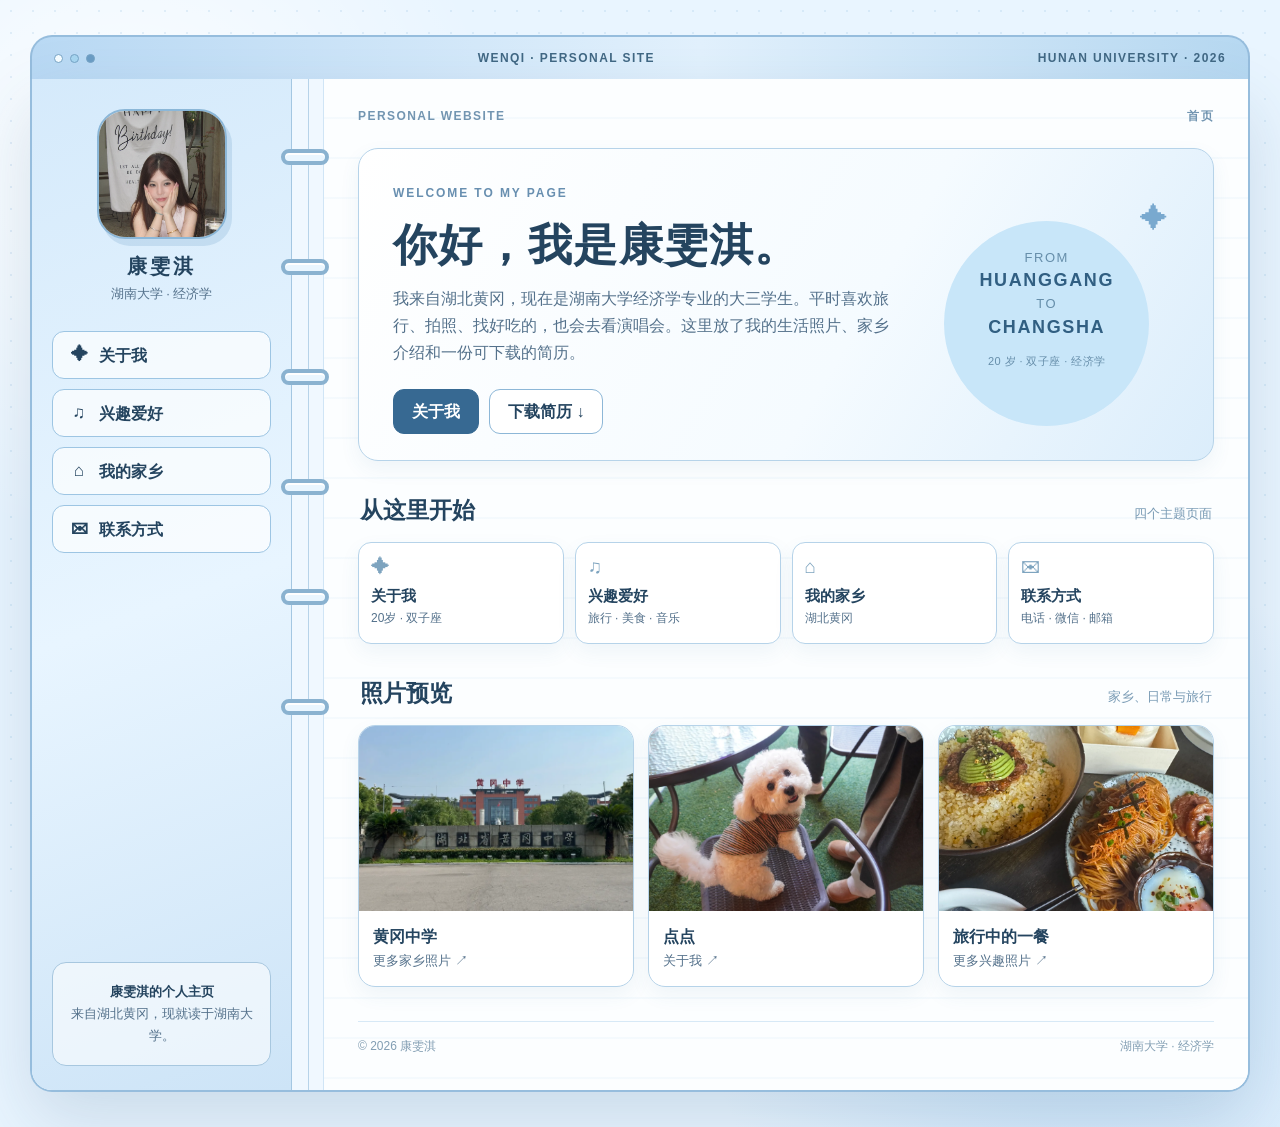
<file: index.html>
<!doctype html>
<html lang="zh-CN">
<head>
  <meta charset="utf-8">
  <meta name="viewport" content="width=device-width, initial-scale=1">
  <meta name="theme-color" content="#c9e4f8">
  <meta name="description" content="康雯淇的个人主页：关于我、兴趣爱好、我的家乡和联系方式。">
  <title>首页 | 康雯淇的个人主页</title>
  <link rel="stylesheet" href="./styles.css">
</head>
<body>
  <div class="site-shell">
    <div class="window-bar"><div class="window-dots" aria-hidden="true"><span></span><span></span><span></span></div><span>WENQI · PERSONAL SITE</span><span class="bar-right">HUNAN UNIVERSITY · 2026</span></div>
    <div class="notebook">
      <aside class="sidebar">
        <a class="identity" href="./index.html" aria-label="返回首页">
          <span class="avatar-frame"><img src="./assets/avatar-photo.webp" alt="康雯淇的头像照片"></span>
          <span class="identity-text"><strong>康雯淇</strong><small>湖南大学 · 经济学</small></span>
        </a>
        <nav class="nav" aria-label="四个页面"><a href="./about.html" ><span class="nav-icon" aria-hidden="true">✦</span>关于我</a><a href="./hobbies.html" ><span class="nav-icon" aria-hidden="true">♫</span>兴趣爱好</a><a href="./hometown.html" ><span class="nav-icon" aria-hidden="true">⌂</span>我的家乡</a><a href="./contact.html" ><span class="nav-icon" aria-hidden="true">✉</span>联系方式</a></nav>
        <div class="side-note"><strong>康雯淇的个人主页</strong><br>来自湖北黄冈，现就读于湖南大学。</div>
      </aside>
      <div class="rings" aria-hidden="true"><span></span><span></span><span></span><span></span><span></span><span></span></div>
      <main class="content" id="main">
        <div class="topline"><span>PERSONAL WEBSITE</span><span>首页</span></div>
        
<section class="hero" aria-labelledby="hello-title">
  <div><span class="eyebrow">WELCOME TO MY PAGE</span><h1 id="hello-title">你好，我是康雯淇。</h1>
  <p>我来自湖北黄冈，现在是湖南大学经济学专业的大三学生。平时喜欢旅行、拍照、找好吃的，也会去看演唱会。这里放了我的生活照片、家乡介绍和一份可下载的简历。</p>
  <div class="actions"><a class="button button-primary" href="./about.html">关于我</a><a class="button" href="./assets/kangwenqi-resume.pdf" download="康雯淇_个人简历.pdf">下载简历 ↓</a></div></div>
  <div class="hero-figure hero-note" aria-label="来自黄冈，在长沙读书"><span>FROM<br><strong>HUANGGANG</strong><br>TO<br><strong>CHANGSHA</strong><small>20 岁 · 双子座 · 经济学</small></span></div>
</section>
<div class="section-title"><h2>从这里开始</h2><small>四个主题页面</small></div>
<div class="folder-grid">
  <a class="folder" href="./about.html"><span aria-hidden="true">✦</span><strong>关于我</strong><small>20岁 · 双子座</small></a>
  <a class="folder" href="./hobbies.html"><span aria-hidden="true">♫</span><strong>兴趣爱好</strong><small>旅行 · 美食 · 音乐</small></a>
  <a class="folder" href="./hometown.html"><span aria-hidden="true">⌂</span><strong>我的家乡</strong><small>湖北黄冈</small></a>
  <a class="folder" href="./contact.html"><span aria-hidden="true">✉</span><strong>联系方式</strong><small>电话 · 微信 · 邮箱</small></a>
</div>
<div class="section-title"><h2>照片预览</h2><small>家乡、日常与旅行</small></div>
<div class="photo-grid">
  <a class="photo-card" href="./hometown.html"><img src="./assets/huanggang.webp" alt="湖北省黄冈中学校门" loading="lazy"><div class="caption"><strong>黄冈中学</strong><span>更多家乡照片 ↗</span></div></a>
  <a class="photo-card" href="./about.html#diandian"><img src="./assets/diandian.webp" alt="比熊犬点点回头看镜头" loading="lazy"><div class="caption"><strong>点点</strong><span>关于我 ↗</span></div></a>
  <a class="photo-card" href="./hobbies.html"><img src="./assets/food-two.webp" alt="旅行时拍下的餐食" loading="lazy"><div class="caption"><strong>旅行中的一餐</strong><span>更多兴趣照片 ↗</span></div></a>
</div>
        <footer class="footer"><span>© 2026 康雯淇</span><span>湖南大学 · 经济学</span></footer>
      </main>
    </div>
  </div>
  
</body>
</html>
</file>
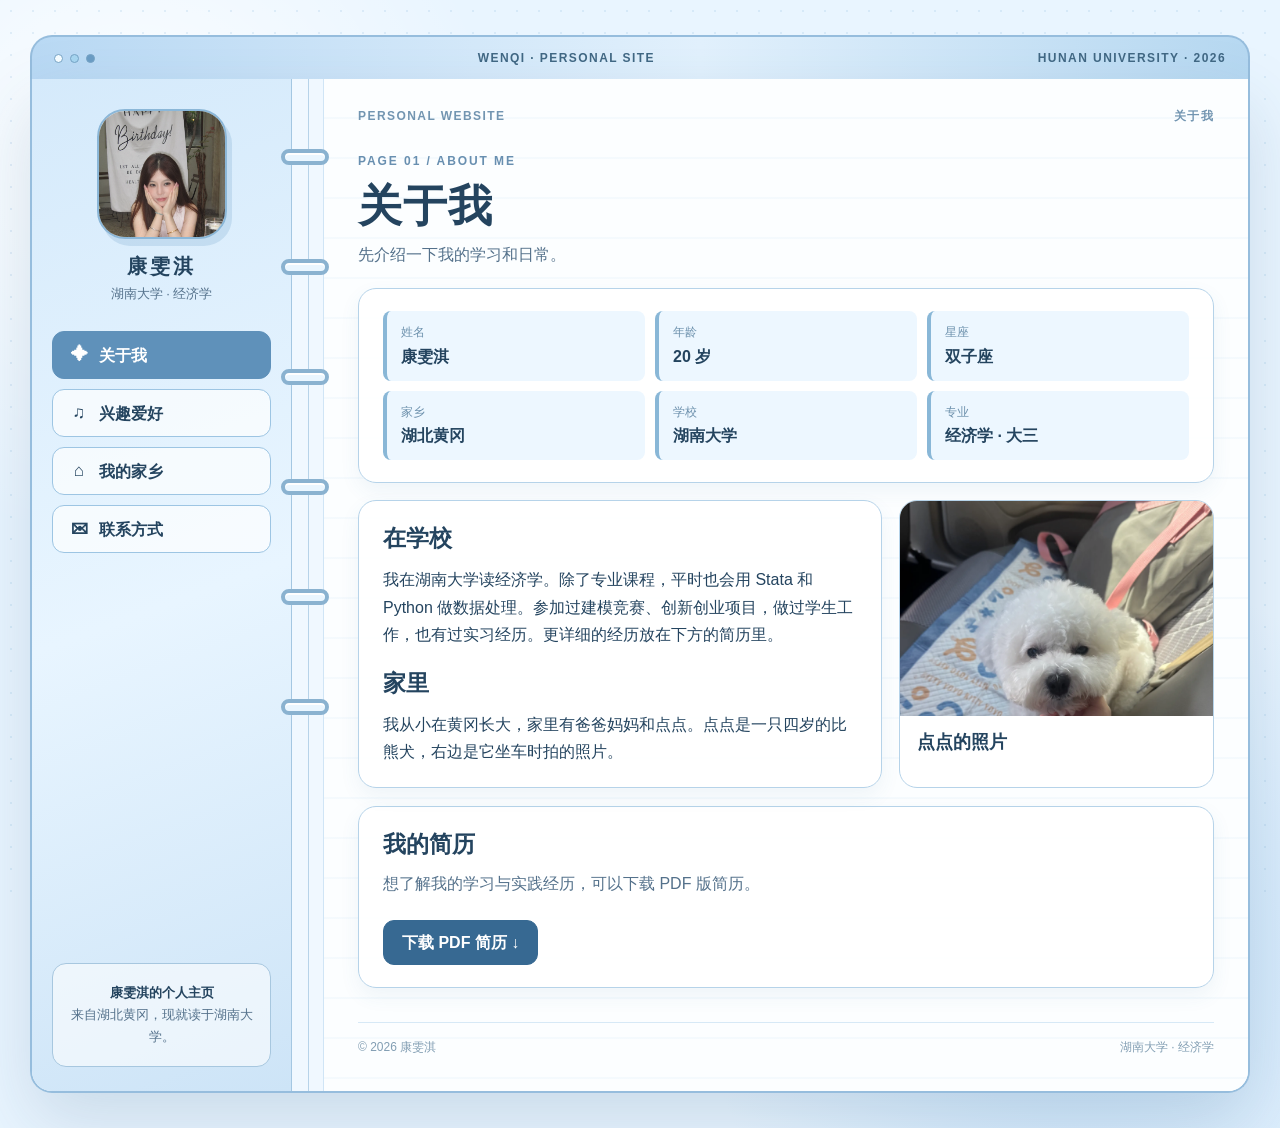
<file: about.html>
<!doctype html>
<html lang="zh-CN">
<head>
  <meta charset="utf-8">
  <meta name="viewport" content="width=device-width, initial-scale=1">
  <meta name="theme-color" content="#c9e4f8">
  <meta name="description" content="康雯淇的个人主页：关于我、兴趣爱好、我的家乡和联系方式。">
  <title>关于我 | 康雯淇的个人主页</title>
  <link rel="stylesheet" href="./styles.css">
</head>
<body>
  <div class="site-shell">
    <div class="window-bar"><div class="window-dots" aria-hidden="true"><span></span><span></span><span></span></div><span>WENQI · PERSONAL SITE</span><span class="bar-right">HUNAN UNIVERSITY · 2026</span></div>
    <div class="notebook">
      <aside class="sidebar">
        <a class="identity" href="./index.html" aria-label="返回首页">
          <span class="avatar-frame"><img src="./assets/avatar-photo.webp" alt="康雯淇的头像照片"></span>
          <span class="identity-text"><strong>康雯淇</strong><small>湖南大学 · 经济学</small></span>
        </a>
        <nav class="nav" aria-label="四个页面"><a href="./about.html" aria-current="page"><span class="nav-icon" aria-hidden="true">✦</span>关于我</a><a href="./hobbies.html" ><span class="nav-icon" aria-hidden="true">♫</span>兴趣爱好</a><a href="./hometown.html" ><span class="nav-icon" aria-hidden="true">⌂</span>我的家乡</a><a href="./contact.html" ><span class="nav-icon" aria-hidden="true">✉</span>联系方式</a></nav>
        <div class="side-note"><strong>康雯淇的个人主页</strong><br>来自湖北黄冈，现就读于湖南大学。</div>
      </aside>
      <div class="rings" aria-hidden="true"><span></span><span></span><span></span><span></span><span></span><span></span></div>
      <main class="content" id="main">
        <div class="topline"><span>PERSONAL WEBSITE</span><span>关于我</span></div>
        
<header class="page-header"><span class="eyebrow">PAGE 01 / ABOUT ME</span><h1>关于我</h1><p>先介绍一下我的学习和日常。</p></header>
<section class="paper-card" aria-label="基本信息">
  <div class="fact-grid">
    <div class="fact"><small>姓名</small><strong>康雯淇</strong></div>
    <div class="fact"><small>年龄</small><strong>20 岁</strong></div>
    <div class="fact"><small>星座</small><strong>双子座</strong></div>
    <div class="fact"><small>家乡</small><strong>湖北黄冈</strong></div>
    <div class="fact"><small>学校</small><strong>湖南大学</strong></div>
    <div class="fact"><small>专业</small><strong>经济学 · 大三</strong></div>
  </div>
</section>
<div class="two-col">
  <section class="paper-card"><h2>在学校</h2><p style="margin-top:12px">我在湖南大学读经济学。除了专业课程，平时也会用 Stata 和 Python 做数据处理。参加过建模竞赛、创新创业项目，做过学生工作，也有过实习经历。更详细的经历放在下方的简历里。</p><h2 style="margin-top:20px">家里</h2><p style="margin-top:12px">我从小在黄冈长大，家里有爸爸妈妈和点点。点点是一只四岁的比熊犬，右边是它坐车时拍的照片。</p></section>
  <article class="pet-card" id="diandian"><img src="./assets/diandian-close.webp" alt="坐在车上的比熊犬点点" loading="lazy"><div><h3>点点的照片</h3></div></article>
</div>
<section class="paper-card" id="resume" style="margin-top:18px"><h2>我的简历</h2><p style="margin-top:10px;color:var(--ink-soft)">想了解我的学习与实践经历，可以下载 PDF 版简历。</p><div class="actions"><a class="button button-primary" href="./assets/kangwenqi-resume.pdf" download="康雯淇_个人简历.pdf">下载 PDF 简历 ↓</a></div></section>
        <footer class="footer"><span>© 2026 康雯淇</span><span>湖南大学 · 经济学</span></footer>
      </main>
    </div>
  </div>
  
</body>
</html>
</file>
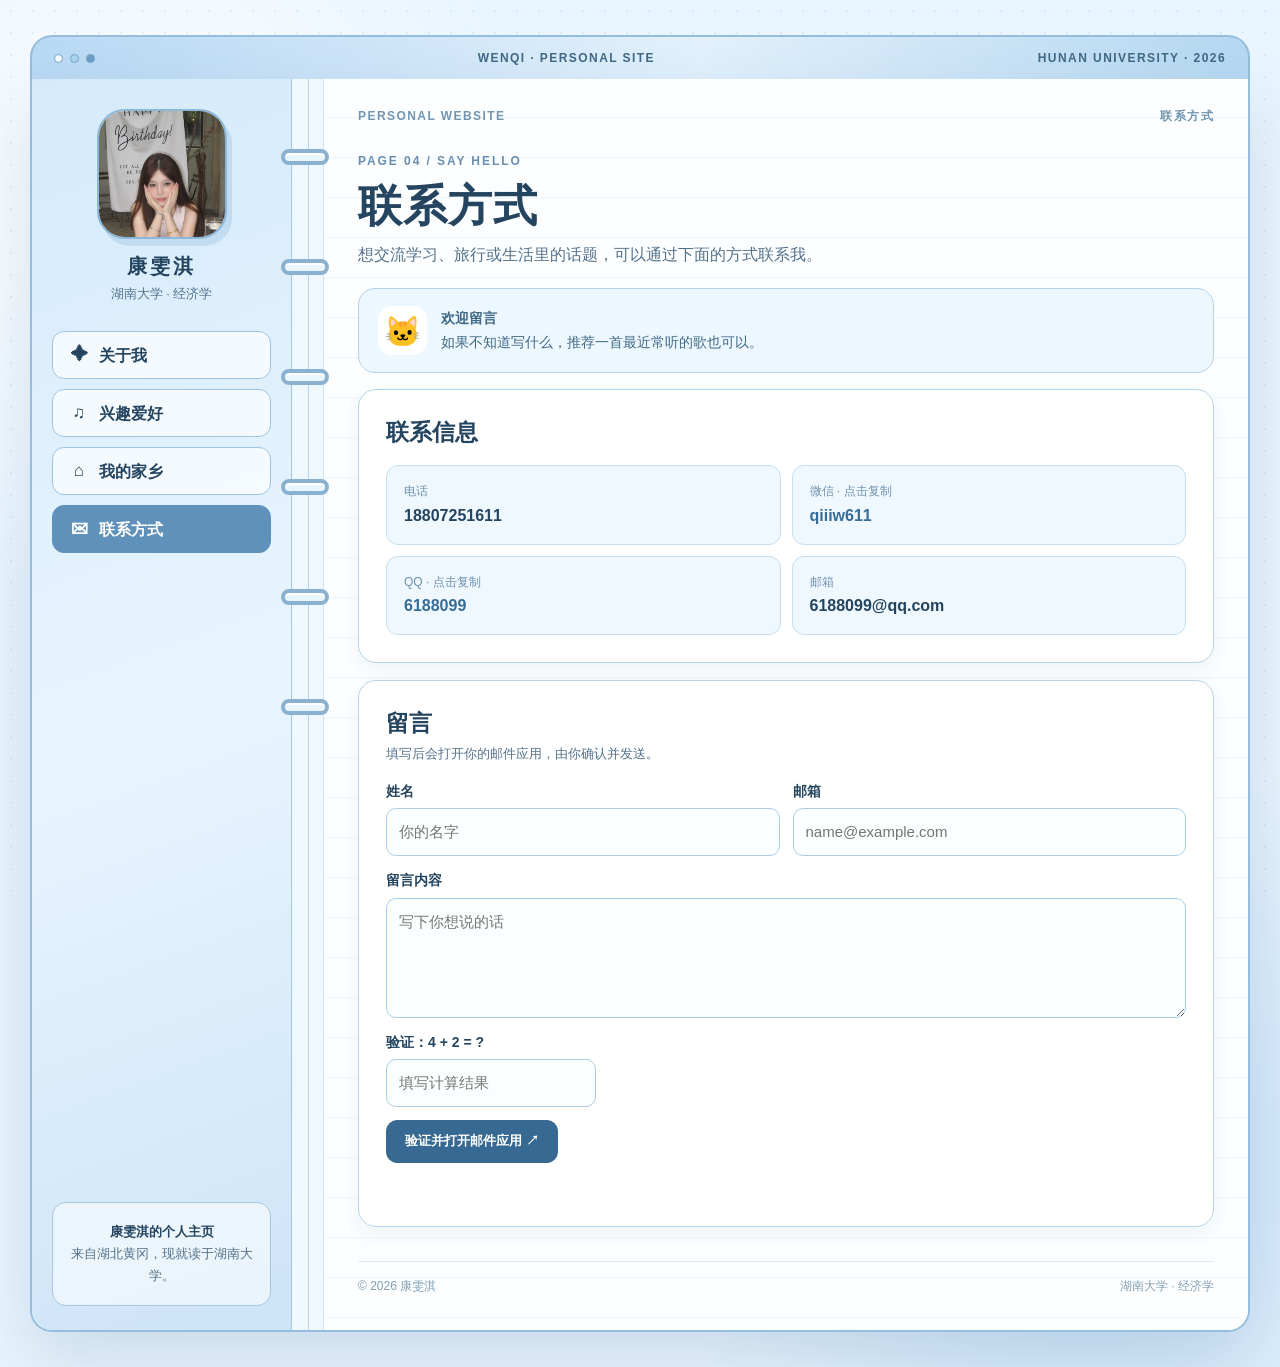
<file: contact.html>
<!doctype html>
<html lang="zh-CN">
<head>
  <meta charset="utf-8">
  <meta name="viewport" content="width=device-width, initial-scale=1">
  <meta name="theme-color" content="#c9e4f8">
  <meta name="description" content="康雯淇的个人主页：关于我、兴趣爱好、我的家乡和联系方式。">
  <title>联系方式 | 康雯淇的个人主页</title>
  <link rel="stylesheet" href="./styles.css">
</head>
<body>
  <div class="site-shell">
    <div class="window-bar"><div class="window-dots" aria-hidden="true"><span></span><span></span><span></span></div><span>WENQI · PERSONAL SITE</span><span class="bar-right">HUNAN UNIVERSITY · 2026</span></div>
    <div class="notebook">
      <aside class="sidebar">
        <a class="identity" href="./index.html" aria-label="返回首页">
          <span class="avatar-frame"><img src="./assets/avatar-photo.webp" alt="康雯淇的头像照片"></span>
          <span class="identity-text"><strong>康雯淇</strong><small>湖南大学 · 经济学</small></span>
        </a>
        <nav class="nav" aria-label="四个页面"><a href="./about.html" ><span class="nav-icon" aria-hidden="true">✦</span>关于我</a><a href="./hobbies.html" ><span class="nav-icon" aria-hidden="true">♫</span>兴趣爱好</a><a href="./hometown.html" ><span class="nav-icon" aria-hidden="true">⌂</span>我的家乡</a><a href="./contact.html" aria-current="page"><span class="nav-icon" aria-hidden="true">✉</span>联系方式</a></nav>
        <div class="side-note"><strong>康雯淇的个人主页</strong><br>来自湖北黄冈，现就读于湖南大学。</div>
      </aside>
      <div class="rings" aria-hidden="true"><span></span><span></span><span></span><span></span><span></span><span></span></div>
      <main class="content" id="main">
        <div class="topline"><span>PERSONAL WEBSITE</span><span>联系方式</span></div>
        
<header class="page-header"><span class="eyebrow">PAGE 04 / SAY HELLO</span><h1>联系方式</h1><p>想交流学习、旅行或生活里的话题，可以通过下面的方式联系我。</p></header>
<div class="cat-note"><span class="cat-face" aria-hidden="true">🐱</span><p><strong>欢迎留言</strong><br>如果不知道写什么，推荐一首最近常听的歌也可以。</p></div>
<section class="letter-card"><h2>联系信息</h2><div class="contact-grid">
  <div class="contact-item"><small>电话</small><a href="tel:18807251611">18807251611</a></div>
  <div class="contact-item"><small>微信 · 点击复制</small><button class="copy-button" type="button" data-copy="qiiiw611" data-label="微信号">qiiiw611</button></div>
  <div class="contact-item"><small>QQ · 点击复制</small><button class="copy-button" type="button" data-copy="6188099" data-label="QQ号">6188099</button></div>
  <div class="contact-item"><small>邮箱</small><a href="mailto:6188099@qq.com">6188099@qq.com</a></div>
</div></section>
<section class="letter-card" style="margin-top:17px"><h2>留言</h2><p class="form-help">填写后会打开你的邮件应用，由你确认并发送。</p>
  <form id="message-form" novalidate>
    <div class="form-grid"><div class="field"><label for="name">姓名</label><input id="name" name="name" autocomplete="name" required placeholder="你的名字"></div><div class="field"><label for="email">邮箱</label><input id="email" name="email" type="email" autocomplete="email" required placeholder="name@example.com"></div></div>
    <div class="field"><label for="message">留言内容</label><textarea id="message" name="message" required minlength="10" placeholder="写下你想说的话"></textarea></div>
    <div class="field" style="max-width:210px"><label for="answer">验证：<span id="challenge"></span></label><input id="answer" name="answer" type="number" inputmode="numeric" required placeholder="填写计算结果"></div>
    <button class="button button-primary" type="submit">验证并打开邮件应用 ↗</button><div id="form-status" class="form-status" role="status" aria-live="polite"></div>
  </form>
</section>
        <footer class="footer"><span>© 2026 康雯淇</span><span>湖南大学 · 经济学</span></footer>
      </main>
    </div>
  </div>
  <script src="./contact.js" defer></script>
</body>
</html>
</file>
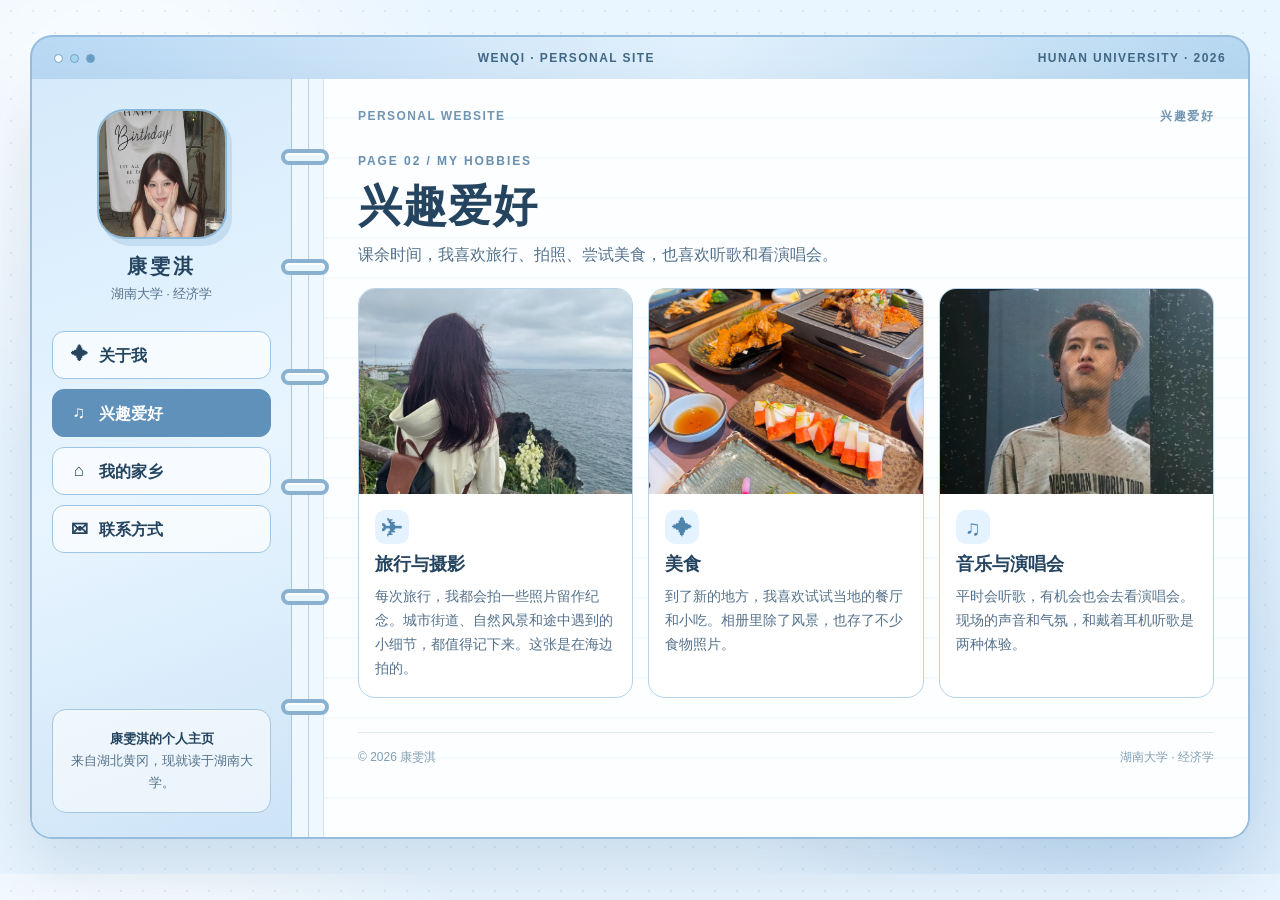
<file: hobbies.html>
<!doctype html>
<html lang="zh-CN">
<head>
  <meta charset="utf-8">
  <meta name="viewport" content="width=device-width, initial-scale=1">
  <meta name="theme-color" content="#c9e4f8">
  <meta name="description" content="康雯淇的个人主页：关于我、兴趣爱好、我的家乡和联系方式。">
  <title>兴趣爱好 | 康雯淇的个人主页</title>
  <link rel="stylesheet" href="./styles.css">
</head>
<body>
  <div class="site-shell">
    <div class="window-bar"><div class="window-dots" aria-hidden="true"><span></span><span></span><span></span></div><span>WENQI · PERSONAL SITE</span><span class="bar-right">HUNAN UNIVERSITY · 2026</span></div>
    <div class="notebook">
      <aside class="sidebar">
        <a class="identity" href="./index.html" aria-label="返回首页">
          <span class="avatar-frame"><img src="./assets/avatar-photo.webp" alt="康雯淇的头像照片"></span>
          <span class="identity-text"><strong>康雯淇</strong><small>湖南大学 · 经济学</small></span>
        </a>
        <nav class="nav" aria-label="四个页面"><a href="./about.html" ><span class="nav-icon" aria-hidden="true">✦</span>关于我</a><a href="./hobbies.html" aria-current="page"><span class="nav-icon" aria-hidden="true">♫</span>兴趣爱好</a><a href="./hometown.html" ><span class="nav-icon" aria-hidden="true">⌂</span>我的家乡</a><a href="./contact.html" ><span class="nav-icon" aria-hidden="true">✉</span>联系方式</a></nav>
        <div class="side-note"><strong>康雯淇的个人主页</strong><br>来自湖北黄冈，现就读于湖南大学。</div>
      </aside>
      <div class="rings" aria-hidden="true"><span></span><span></span><span></span><span></span><span></span><span></span></div>
      <main class="content" id="main">
        <div class="topline"><span>PERSONAL WEBSITE</span><span>兴趣爱好</span></div>
        
<header class="page-header"><span class="eyebrow">PAGE 02 / MY HOBBIES</span><h1>兴趣爱好</h1><p>课余时间，我喜欢旅行、拍照、尝试美食，也喜欢听歌和看演唱会。</p></header>
<div class="hobby-grid">
  <article class="hobby-card"><img src="./assets/travel.webp" alt="旅行时在海边拍下的背影照" loading="lazy"><div class="hobby-card-body"><span class="hobby-icon" aria-hidden="true">✈</span><h3>旅行与摄影</h3><p>每次旅行，我都会拍一些照片留作纪念。城市街道、自然风景和途中遇到的小细节，都值得记下来。这张是在海边拍的。</p></div></article>
  <article class="hobby-card"><img src="./assets/food.webp" alt="一桌旅行中品尝的美食" loading="lazy"><div class="hobby-card-body"><span class="hobby-icon" aria-hidden="true">✦</span><h3>美食</h3><p>到了新的地方，我喜欢试试当地的餐厅和小吃。相册里除了风景，也存了不少食物照片。</p></div></article>
  <article class="hobby-card"><img src="./assets/concert.webp" alt="演唱会舞台上的歌手和灯光" loading="lazy"><div class="hobby-card-body"><span class="hobby-icon" aria-hidden="true">♫</span><h3>音乐与演唱会</h3><p>平时会听歌，有机会也会去看演唱会。现场的声音和气氛，和戴着耳机听歌是两种体验。</p></div></article>
</div>

        <footer class="footer"><span>© 2026 康雯淇</span><span>湖南大学 · 经济学</span></footer>
      </main>
    </div>
  </div>
  
</body>
</html>
</file>
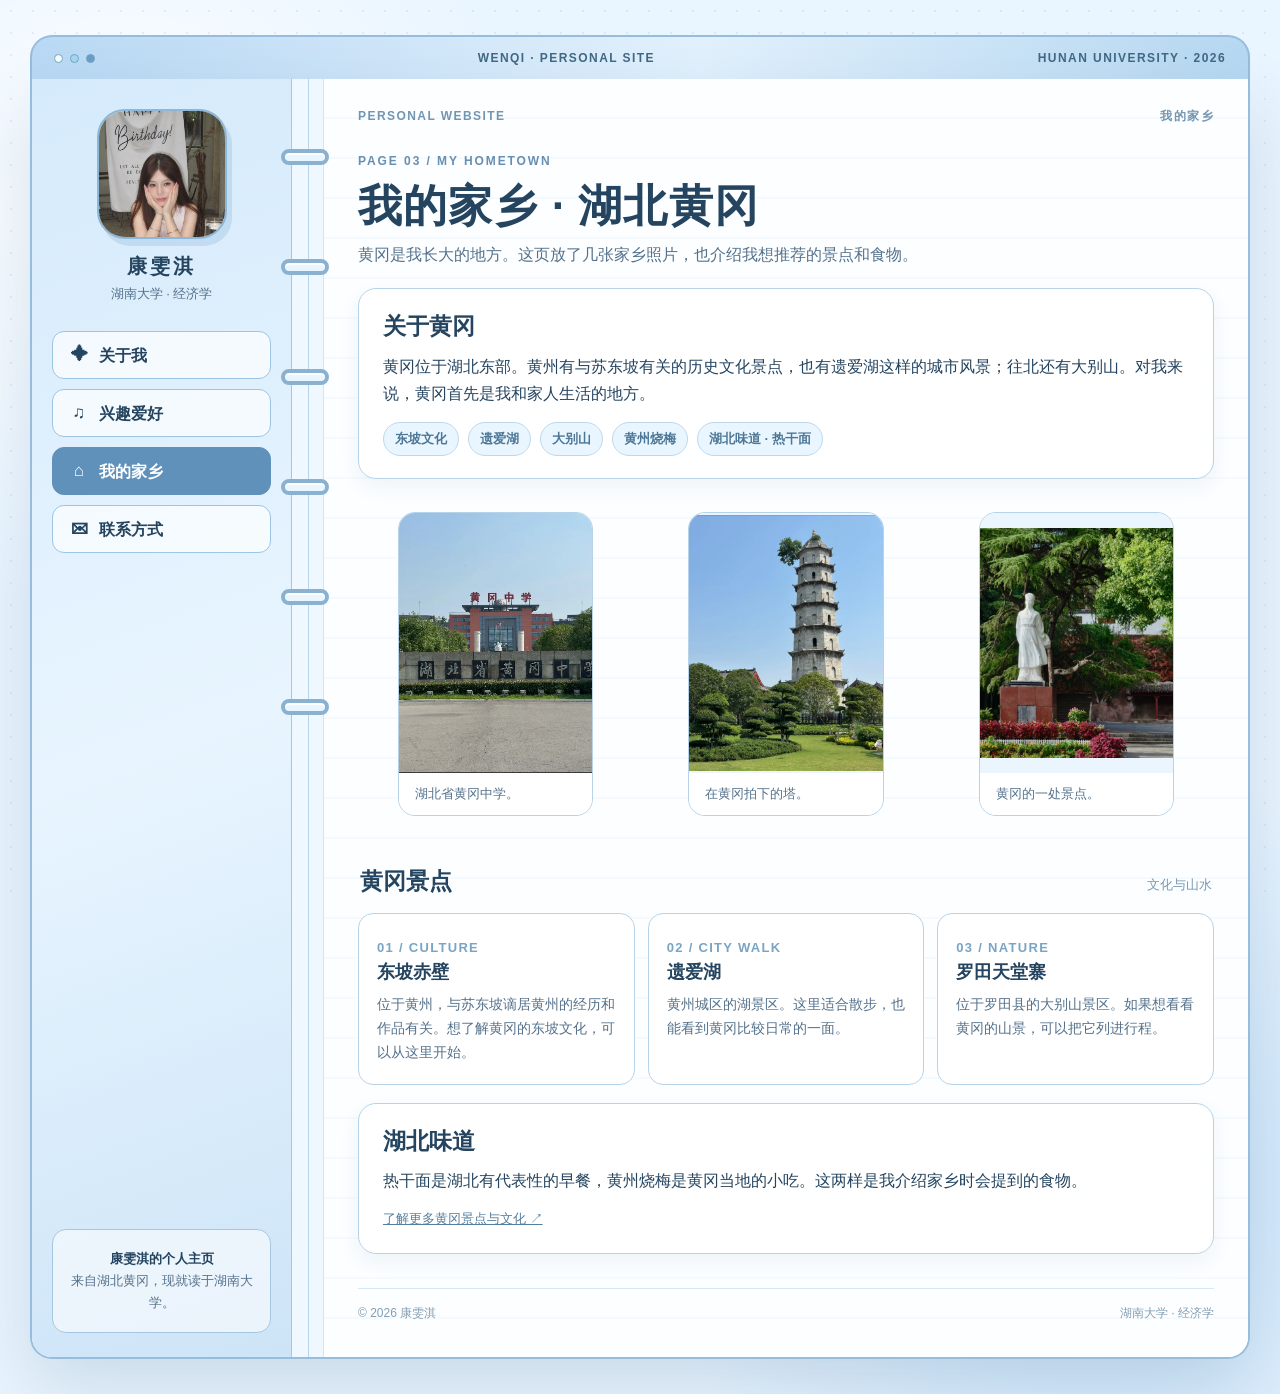
<file: hometown.html>
<!doctype html>
<html lang="zh-CN">
<head>
  <meta charset="utf-8">
  <meta name="viewport" content="width=device-width, initial-scale=1">
  <meta name="theme-color" content="#c9e4f8">
  <meta name="description" content="康雯淇的个人主页：关于我、兴趣爱好、我的家乡和联系方式。">
  <title>我的家乡 | 康雯淇的个人主页</title>
  <link rel="stylesheet" href="./styles.css">
</head>
<body>
  <div class="site-shell">
    <div class="window-bar"><div class="window-dots" aria-hidden="true"><span></span><span></span><span></span></div><span>WENQI · PERSONAL SITE</span><span class="bar-right">HUNAN UNIVERSITY · 2026</span></div>
    <div class="notebook">
      <aside class="sidebar">
        <a class="identity" href="./index.html" aria-label="返回首页">
          <span class="avatar-frame"><img src="./assets/avatar-photo.webp" alt="康雯淇的头像照片"></span>
          <span class="identity-text"><strong>康雯淇</strong><small>湖南大学 · 经济学</small></span>
        </a>
        <nav class="nav" aria-label="四个页面"><a href="./about.html" ><span class="nav-icon" aria-hidden="true">✦</span>关于我</a><a href="./hobbies.html" ><span class="nav-icon" aria-hidden="true">♫</span>兴趣爱好</a><a href="./hometown.html" aria-current="page"><span class="nav-icon" aria-hidden="true">⌂</span>我的家乡</a><a href="./contact.html" ><span class="nav-icon" aria-hidden="true">✉</span>联系方式</a></nav>
        <div class="side-note"><strong>康雯淇的个人主页</strong><br>来自湖北黄冈，现就读于湖南大学。</div>
      </aside>
      <div class="rings" aria-hidden="true"><span></span><span></span><span></span><span></span><span></span><span></span></div>
      <main class="content" id="main">
        <div class="topline"><span>PERSONAL WEBSITE</span><span>我的家乡</span></div>
        
<header class="page-header"><span class="eyebrow">PAGE 03 / MY HOMETOWN</span><h1>我的家乡 · 湖北黄冈</h1><p>黄冈是我长大的地方。这页放了几张家乡照片，也介绍我想推荐的景点和食物。</p></header>
<section class="paper-card"><h2>关于黄冈</h2><p style="margin-top:11px">黄冈位于湖北东部。黄州有与苏东坡有关的历史文化景点，也有遗爱湖这样的城市风景；往北还有大别山。对我来说，黄冈首先是我和家人生活的地方。</p><div class="tag-row"><span class="tag">东坡文化</span><span class="tag">遗爱湖</span><span class="tag">大别山</span><span class="tag">黄州烧梅</span><span class="tag">湖北味道 · 热干面</span></div></section>
<div class="hometown-gallery"><figure class="hometown-photo"><img src="./assets/huanggang.webp" alt="湖北省黄冈中学校门，康雯淇提供的家乡照片" loading="lazy"><figcaption>湖北省黄冈中学。</figcaption></figure>
<figure class="hometown-photo"><img src="./assets/tower.webp" alt="黄冈的塔与蓝天" loading="lazy"><figcaption>在黄冈拍下的塔。</figcaption></figure>
<figure class="hometown-photo"><img src="./assets/hometown-statue.webp" alt="黄冈一处景点的雕像" loading="lazy"><figcaption>黄冈的一处景点。</figcaption></figure></div>
<div class="section-title"><h2>黄冈景点</h2><small>文化与山水</small></div>
<div class="place-grid">
  <article class="place-card"><span class="place-number">01 / CULTURE</span><h3>东坡赤壁</h3><p>位于黄州，与苏东坡谪居黄州的经历和作品有关。想了解黄冈的东坡文化，可以从这里开始。</p></article>
  <article class="place-card"><span class="place-number">02 / CITY WALK</span><h3>遗爱湖</h3><p>黄州城区的湖景区。这里适合散步，也能看到黄冈比较日常的一面。</p></article>
  <article class="place-card"><span class="place-number">03 / NATURE</span><h3>罗田天堂寨</h3><p>位于罗田县的大别山景区。如果想看看黄冈的山景，可以把它列进行程。</p></article>
</div>
<section class="paper-card" style="margin-top:18px"><h2>湖北味道</h2><p style="margin-top:10px">热干面是湖北有代表性的早餐，黄州烧梅是黄冈当地的小吃。这两样是我介绍家乡时会提到的食物。</p><p style="margin-top:10px"><a class="source-link" href="https://wlt.hubei.gov.cn/bmdt/ztzl/mzyj/202401/t20240131_5070017.shtml" target="_blank" rel="noopener noreferrer">了解更多黄冈景点与文化 ↗</a></p></section>
        <footer class="footer"><span>© 2026 康雯淇</span><span>湖南大学 · 经济学</span></footer>
      </main>
    </div>
  </div>
  
</body>
</html>
</file>
<file: styles.css>
:root {
  --ink: #24445f;
  --ink-soft: #54718b;
  --blue: #6e9dc6;
  --blue-deep: #376992;
  --blue-pale: #e9f4ff;
  --line: #c9e0f4;
  --paper: #fcfeff;
  --white: #ffffff;
  --shadow: 0 28px 70px rgba(45, 88, 125, .17);
}

* { box-sizing: border-box; }
html { scroll-behavior: smooth; }
body {
  margin: 0;
  color: var(--ink);
  font: 16px/1.7 "Microsoft YaHei", "PingFang SC", "Noto Sans CJK SC", sans-serif;
  background: radial-gradient(circle at 10% 15%, rgba(255,255,255,.9), transparent 25%),
              radial-gradient(circle at 85% 85%, rgba(157,202,241,.48), transparent 27%),
              #e9f5ff;
}
body::before {
  content: "";
  position: fixed;
  inset: 0;
  pointer-events: none;
  opacity: .2;
  background-image: radial-gradient(#8ab9dc 1px, transparent 1px);
  background-size: 22px 22px;
}
a { color: inherit; }
img { max-width: 100%; display: block; }
.site-shell { position: relative; max-width: 1260px; margin: 35px auto; padding: 0 20px; }
.window-bar {
  min-height: 44px;
  display: flex;
  align-items: center;
  justify-content: space-between;
  gap: 14px;
  padding: 0 22px;
  border: 2px solid #96bddd;
  border-bottom: 0;
  border-radius: 22px 22px 0 0;
  background: linear-gradient(90deg, #b9d9f4, #e2f1fd 55%, #b6d8f1);
  color: #406783;
  font-size: 12px;
  font-weight: 700;
  letter-spacing: .12em;
}
.window-dots { display: flex; gap: 7px; }
.window-dots span { width: 9px; height: 9px; border-radius: 50%; background: #f5fcff; border: 1px solid #75a2c4; }
.window-dots span:nth-child(2) { background: #a5d4ef; }
.window-dots span:nth-child(3) { background: #699bc3; }
.notebook {
  min-height: 760px;
  display: grid;
  grid-template-columns: 260px 32px minmax(0, 1fr);
  border: 2px solid #96bddd;
  border-top: 0;
  border-radius: 0 0 22px 22px;
  overflow: hidden;
  box-shadow: var(--shadow);
  background: var(--paper);
}
.sidebar {
  padding: 30px 20px 24px;
  background: linear-gradient(160deg, #d5eafb 0%, #e8f5ff 52%, #cde4f7 100%);
  border-right: 1px solid #a4c7e2;
  display: flex;
  flex-direction: column;
}
.identity { text-align: center; text-decoration: none; display: block; }
.avatar-frame {
  width: 130px;
  height: 130px;
  margin: 0 auto 10px;
  border-radius: 28px;
  border: 2px solid #8bb7d8;
  background: linear-gradient(145deg, #f7fcff, #c9e7fb);
  box-shadow: 5px 7px 0 rgba(98, 150, 191, .21);
  overflow: hidden;
  display: grid;
  place-items: end center;
}
.avatar-frame img { width: 100%; height: 100%; object-fit: cover; object-position: center 39%; }
.identity strong { display: block; font-size: 20px; letter-spacing: .15em; }
.identity small { display: block; font-size: 13px; color: var(--ink-soft); }
.nav { display: grid; gap: 10px; margin-top: 26px; }
.nav a {
  display: flex;
  align-items: center;
  gap: 10px;
  min-height: 48px;
  padding: 8px 16px;
  border: 1.5px solid #9dc5e3;
  border-radius: 12px;
  background: rgba(255,255,255,.68);
  text-decoration: none;
  font-weight: 700;
  transition: transform .2s, background .2s, box-shadow .2s;
}
.nav a:hover, .nav a:focus-visible { transform: translateX(4px); background: white; box-shadow: 0 7px 18px rgba(76, 127, 165, .13); }
.nav a[aria-current="page"] { color: #fff; background: #5f91ba; border-color: #5f91ba; }
.nav-icon { width: 20px; text-align: center; font-size: 17px; }
.side-note {
  margin-top: auto;
  padding: 18px 14px;
  border: 1px solid #a7c7df;
  border-radius: 14px;
  background: rgba(255,255,255,.58);
  text-align: center;
  color: var(--ink-soft);
  font-size: 13px;
}
.side-note strong { color: var(--ink); }
.rings { position: relative; background: #f0f8ff; border-right: 1px solid #d0e5f6; }
.rings::before { content: ""; position: absolute; top: 0; bottom: 0; left: 50%; width: 1px; background: #b7d3e9; }
.rings span {
  position: absolute;
  left: -11px;
  width: 48px;
  height: 16px;
  border: 4px solid #8ab2d0;
  border-radius: 10px;
  background: #eaf6ff;
  box-shadow: 0 2px 0 #fff inset;
}
.rings span:nth-child(1) { top: 70px; }
.rings span:nth-child(2) { top: 180px; }
.rings span:nth-child(3) { top: 290px; }
.rings span:nth-child(4) { top: 400px; }
.rings span:nth-child(5) { top: 510px; }
.rings span:nth-child(6) { top: 620px; }
.content {
  min-width: 0;
  padding: 27px 34px 34px;
  background: repeating-linear-gradient(to bottom, var(--paper) 0, var(--paper) 38px, #edf6fc 39px, var(--paper) 40px);
}
.topline { display: flex; justify-content: space-between; gap: 12px; color: #7295b1; font-size: 12px; font-weight: 700; letter-spacing: .12em; text-transform: uppercase; }
.hero, .paper-card, .photo-card, .folder, .info-card, .letter-card {
  border: 1.5px solid #b6d3e9;
  background: rgba(255,255,255,.93);
  box-shadow: 0 8px 20px rgba(62, 111, 149, .07);
}
.hero {
  display: grid;
  grid-template-columns: 1.45fr .75fr;
  align-items: center;
  gap: 10px;
  border-radius: 20px;
  margin-top: 22px;
  padding: 34px 34px 26px;
  background: linear-gradient(120deg, #ffffff, #f5fbff 58%, #dbedfb);
}
.eyebrow { display: block; color: #688fb0; font-size: 12px; font-weight: 800; letter-spacing: .16em; text-transform: uppercase; }
h1, h2, h3, p { margin-top: 0; }
h1 { font-size: clamp(28px, 4vw, 44px); line-height: 1.3; letter-spacing: .025em; margin: 12px 0 12px; }
h2 { font-size: 23px; line-height: 1.35; margin: 0; }
h3 { font-size: 18px; line-height: 1.4; margin: 0 0 8px; }
p { margin-bottom: 0; }
.hero p { color: var(--ink-soft); max-width: 560px; }
.hero-figure { position: relative; display: grid; place-items: center; align-self: stretch; min-height: 225px; }
.hero-figure::before { content: ""; width: 205px; height: 205px; border-radius: 50%; background: #c8e6f9; position: absolute; bottom: 8px; }
.hero-figure img { position: relative; width: 225px; max-height: 260px; object-fit: contain; align-self: end; }
.hero-figure::after { content: "✦"; position: absolute; top: 12px; right: 11px; color: #79a9cf; font-size: 28px; }
.hero-note span { position: relative; z-index: 1; text-align: center; color: #668eaa; font-size: 13px; letter-spacing: .12em; line-height: 1.5; }
.hero-note strong { color: #315f82; font-size: 18px; letter-spacing: .09em; }
.hero-note small { display: block; margin-top: 12px; font-size: 11px; letter-spacing: .04em; }
.actions { display: flex; flex-wrap: wrap; gap: 10px; margin-top: 22px; }
.button { display: inline-flex; align-items: center; justify-content: center; min-height: 43px; padding: 8px 18px; border-radius: 11px; border: 1.5px solid #8db7d7; font-weight: 700; text-decoration: none; background: #fff; transition: transform .2s, box-shadow .2s; }
.button:hover, .button:focus-visible { transform: translateY(-2px); box-shadow: 0 6px 16px rgba(73,123,159,.15); }
.button-primary { color: white; background: var(--blue-deep); border-color: var(--blue-deep); }
.section-title { display: flex; align-items: baseline; justify-content: space-between; gap: 12px; margin: 34px 2px 16px; }
.section-title small { color: #789ab4; font-size: 13px; }
.folder-grid { display: grid; grid-template-columns: repeat(4, 1fr); gap: 11px; }
.folder { display: block; padding: 14px 12px; border-radius: 13px; text-decoration: none; transition: transform .2s, border-color .2s; }
.folder:hover, .folder:focus-visible { transform: translateY(-3px); border-color: #6e9dc6; }
.folder span { display: block; color: #7ea4bf; font-size: 19px; line-height: 1; margin-bottom: 7px; }
.folder strong { display: block; font-size: 15px; }
.folder small { display: block; color: var(--ink-soft); font-size: 12px; }
.photo-grid { display: grid; grid-template-columns: repeat(3, 1fr); gap: 14px; }
.photo-card { overflow: hidden; border-radius: 17px; text-decoration: none; transition: transform .2s, box-shadow .2s; }
.photo-card:hover, .photo-card:focus-visible { transform: translateY(-4px); box-shadow: 0 14px 30px rgba(62,111,149,.14); }
.photo-card img { width: 100%; height: 185px; object-fit: cover; }
.photo-card .caption { padding: 12px 14px 14px; }
.caption strong { display: block; font-size: 16px; }
.caption span { display: block; font-size: 13px; color: var(--ink-soft); }
.page-header { margin: 25px 0 20px; }
.page-header h1 { margin: 5px 0 7px; }
.page-header p { color: var(--ink-soft); }
.paper-card { border-radius: 18px; padding: 22px 24px; margin-bottom: 17px; }
.fact-grid { display: grid; grid-template-columns: repeat(3, 1fr); gap: 10px; }
.fact { background: #edf7ff; border-left: 4px solid #89b7d7; padding: 11px 14px; border-radius: 8px; }
.fact small { display: block; color: #6d91ad; font-size: 12px; }
.fact strong { display: block; font-size: 16px; }
.two-col { display: grid; grid-template-columns: 1.25fr .75fr; gap: 17px; align-items: stretch; }
.two-col .paper-card { margin-bottom: 0; }
.pet-card { overflow: hidden; border-radius: 18px; border: 1.5px solid #b6d3e9; background: #fff; }
.pet-card img { height: 215px; width: 100%; object-fit: cover; object-position: center 25%; }
.pet-card div { padding: 14px 17px 16px; }
.pet-card p { color: var(--ink-soft); font-size: 14px; }
.soft-list { margin: 10px 0 0; padding-left: 20px; }
.soft-list li { margin: 5px 0; }
.gallery-grid { display: grid; grid-template-columns: repeat(2, 1fr); gap: 16px; }
.gallery-grid .photo-card img { height: 230px; }
.gallery-grid .photo-card:first-child { grid-row: span 2; }
.gallery-grid .photo-card:first-child img { height: 100%; min-height: 514px; }
.hobby-grid { display: grid; grid-template-columns: repeat(3, 1fr); gap: 15px; }
.hobby-card { overflow: hidden; border: 1.5px solid #b6d3e9; border-radius: 17px; background: #fff; transition: transform .22s, box-shadow .22s; }
.hobby-card:hover, .hobby-card:focus-within { transform: translateY(-6px); box-shadow: 0 16px 30px rgba(62,111,149,.16); }
.hobby-card img { width: 100%; height: 205px; object-fit: cover; }
.hobby-card-body { padding: 16px; }
.hobby-icon { display: inline-grid; place-items: center; width: 34px; height: 34px; border-radius: 10px; background: #e4f3ff; color: #4f85ad; font-size: 21px; margin-bottom: 8px; }
.hobby-card p { color: var(--ink-soft); font-size: 14px; }
.tag-row { display: flex; flex-wrap: wrap; gap: 9px; margin-top: 14px; }
.tag { padding: 5px 11px; background: #eaf6ff; border: 1px solid #bed9ec; border-radius: 999px; color: #4d7796; font-size: 13px; font-weight: 700; }
.place-grid { display: grid; grid-template-columns: repeat(3, 1fr); gap: 13px; }
.place-card { padding: 19px 18px; border: 1.5px solid #b6d3e9; border-radius: 15px; background: #fff; transition: transform .2s, box-shadow .2s; }
.place-card:hover { transform: translateY(-4px); box-shadow: 0 12px 22px rgba(62,111,149,.13); }
.place-card .place-number { color: #79a4c3; font-size: 13px; font-weight: 800; letter-spacing: .1em; }
.place-card p { color: var(--ink-soft); font-size: 14px; }
.source-link { color: #557f9e; font-size: 13px; }
.quote { font-size: 17px; line-height: 1.8; color: #3e6685; }
.hometown-gallery { display: grid; grid-template-columns: repeat(3, 1fr); gap: 15px; }
.hometown-photo { overflow: hidden; border-radius: 17px; margin-top: 16px; border: 1px solid #b6d3e9; }
.hometown-photo img { width: 100%; height: 260px; object-fit: cover; }
.hometown-photo:nth-child(2) img, .hometown-photo:nth-child(3) img { object-fit: contain; background: #eaf5fd; }
.hometown-photo figcaption { padding: 10px 16px; background: #fff; color: var(--ink-soft); font-size: 13px; }
.letter-card { padding: 27px; border-radius: 18px; }
.contact-link { display: inline-block; margin-top: 14px; padding: 15px 18px; border-radius: 12px; background: #eaf6ff; font-size: 18px; font-weight: 700; color: var(--blue-deep); text-decoration: none; overflow-wrap: anywhere; }
.contact-link:hover { background: #d7edfc; }
.contact-grid { display: grid; grid-template-columns: repeat(2, 1fr); gap: 11px; margin-top: 17px; }
.contact-item { padding: 15px 17px; border: 1px solid #c6deef; border-radius: 12px; background: #f0f8ff; }
.contact-item small { display: block; color: #6d91ad; font-size: 12px; }
.contact-item strong, .contact-item a { font-size: 16px; font-weight: 700; color: var(--ink); text-decoration: none; overflow-wrap: anywhere; }
.copy-button { border: 0; background: none; padding: 0; color: #356c98; font: inherit; font-weight: 700; cursor: pointer; }
.copy-button:hover { text-decoration: underline; }
.cat-note { display: flex; align-items: center; gap: 14px; padding: 17px 19px; border-radius: 17px; border: 1.5px solid #b6d3e9; background: #ecf7ff; margin-bottom: 16px; }
.cat-face { display: grid; place-items: center; width: 49px; height: 49px; border-radius: 14px; background: white; font-size: 30px; flex: 0 0 49px; }
.cat-note p { color: #416986; font-size: 14px; }
.form-grid { display: grid; grid-template-columns: 1fr 1fr; gap: 13px; }
.field { display: grid; gap: 5px; margin-bottom: 13px; }
.field label { font-weight: 700; font-size: 14px; }
.field input, .field textarea { width: 100%; padding: 10px 12px; border: 1.5px solid #accde4; border-radius: 10px; background: #fbfeff; color: var(--ink); font: inherit; font-size: 15px; outline: none; }
.field input:focus, .field textarea:focus { border-color: #477fa9; box-shadow: 0 0 0 3px rgba(87,154,203,.14); }
.field textarea { min-height: 120px; resize: vertical; }
.form-help { color: var(--ink-soft); font-size: 13px; margin: 4px 0 14px; }
.form-status { margin-top: 11px; min-height: 25px; color: #2a638b; font-weight: 700; }
.footer { margin-top: 34px; padding-top: 14px; border-top: 1px solid #d7e9f6; display: flex; justify-content: space-between; gap: 12px; color: #829eb3; font-size: 12px; }

@media (max-width: 900px) {
  .site-shell { margin: 0; padding: 0; }
  .window-bar { border: 0; border-radius: 0; }
  .notebook { display: block; border: 0; border-radius: 0; min-height: 100vh; }
  .sidebar { display: block; padding: 18px 18px 14px; border-right: 0; border-bottom: 1px solid #a4c7e2; }
  .identity { display: flex; text-align: left; align-items: center; gap: 13px; }
  .avatar-frame { width: 60px; height: 60px; border-radius: 14px; margin: 0; flex: 0 0 60px; }
  .identity-text strong { font-size: 18px; }
  .nav { grid-template-columns: repeat(4, 1fr); gap: 7px; margin-top: 15px; }
  .nav a { justify-content: center; min-height: 43px; padding: 7px 6px; font-size: 13px; gap: 3px; }
  .nav-icon { width: auto; font-size: 14px; }
  .side-note, .rings { display: none; }
  .content { padding: 25px 20px 32px; }
}
@media (max-width: 640px) {
  .window-bar { padding: 0 13px; font-size: 10px; }
  .window-bar .bar-right { display: none; }
  .nav a { font-size: 12px; }
  .nav-icon { display: none; }
  .hero { grid-template-columns: 1fr; padding: 25px 22px 0; }
  .hero-figure { min-height: 185px; }
  .hero-figure::before { width: 170px; height: 170px; }
  .hero-figure img { width: 190px; max-height: 210px; }
  .folder-grid { grid-template-columns: repeat(2, 1fr); }
  .photo-grid, .gallery-grid, .two-col, .hobby-grid, .place-grid, .contact-grid, .form-grid, .hometown-gallery { grid-template-columns: 1fr; }
  .photo-card img, .gallery-grid .photo-card img, .gallery-grid .photo-card:first-child img { height: 240px; min-height: 0; }
  .gallery-grid .photo-card:first-child { grid-row: auto; }
  .fact-grid { grid-template-columns: repeat(2, 1fr); }
  .paper-card, .letter-card { padding: 19px; }
  .footer { display: block; }
}
@media (prefers-reduced-motion: reduce) { *, *::before, *::after { scroll-behavior: auto !important; transition: none !important; } }
</file>
